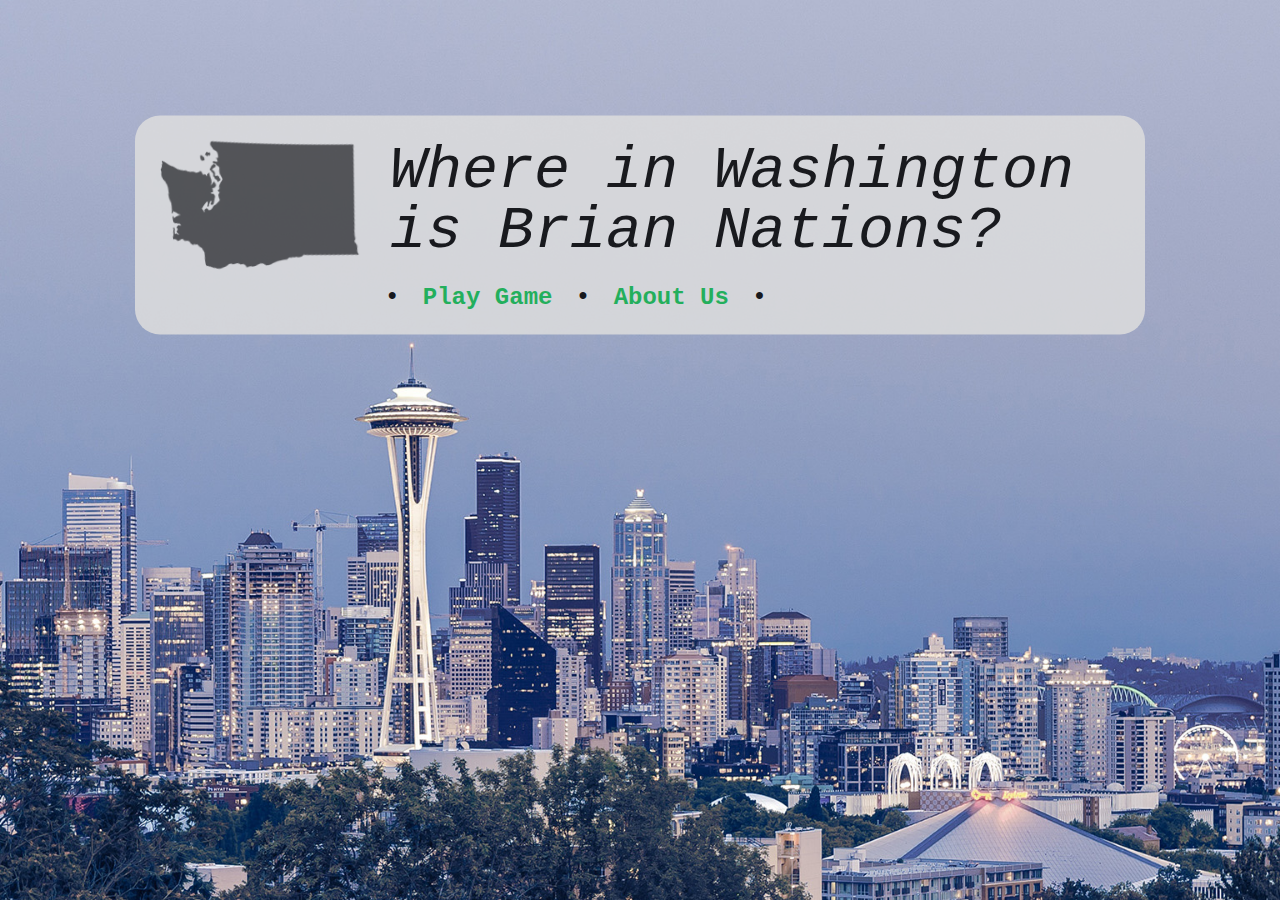
<file: index.html>
<!DOCTYPE html>
<html lang="en">
<head>
  <meta charset="UTF-8">
  <meta name="viewport" content="width=device-width, initial-scale=1.0">
  <meta http-equiv="X-UA-Compatible" content="ie=edge">
  
  <!-- Stylesheets -->
  <link rel="stylesheet" href="styles/reset.css">
  <link rel="stylesheet" href="styles/index.css">
  <title>Where in Washington is Brian Nations?</title>
</head>
<body>

  <header>
    <div class="logo">
      <img src="img/wa-state-gray.png" alt="logo">
      <h1>Where in Washington <br>is Brian Nations?</h1>
    </div>
    <nav>
      <ul>
        <li>•&nbsp;</li>
        <li><a href="game.html">Play Game</a></li>
        <li>&nbsp;•</li>
        <li><a href="about.html">&nbsp;About Us</a></li>
        <li>&nbsp;•</li>
      </ul>
    </nav>
  </header>

  <footer></footer>

  <!-- Scripts -->
  <script src="scripts/app.js"></script>
  <!-- <script src="scripts/setup.js"></script> -->
</body>
</html>
</file>
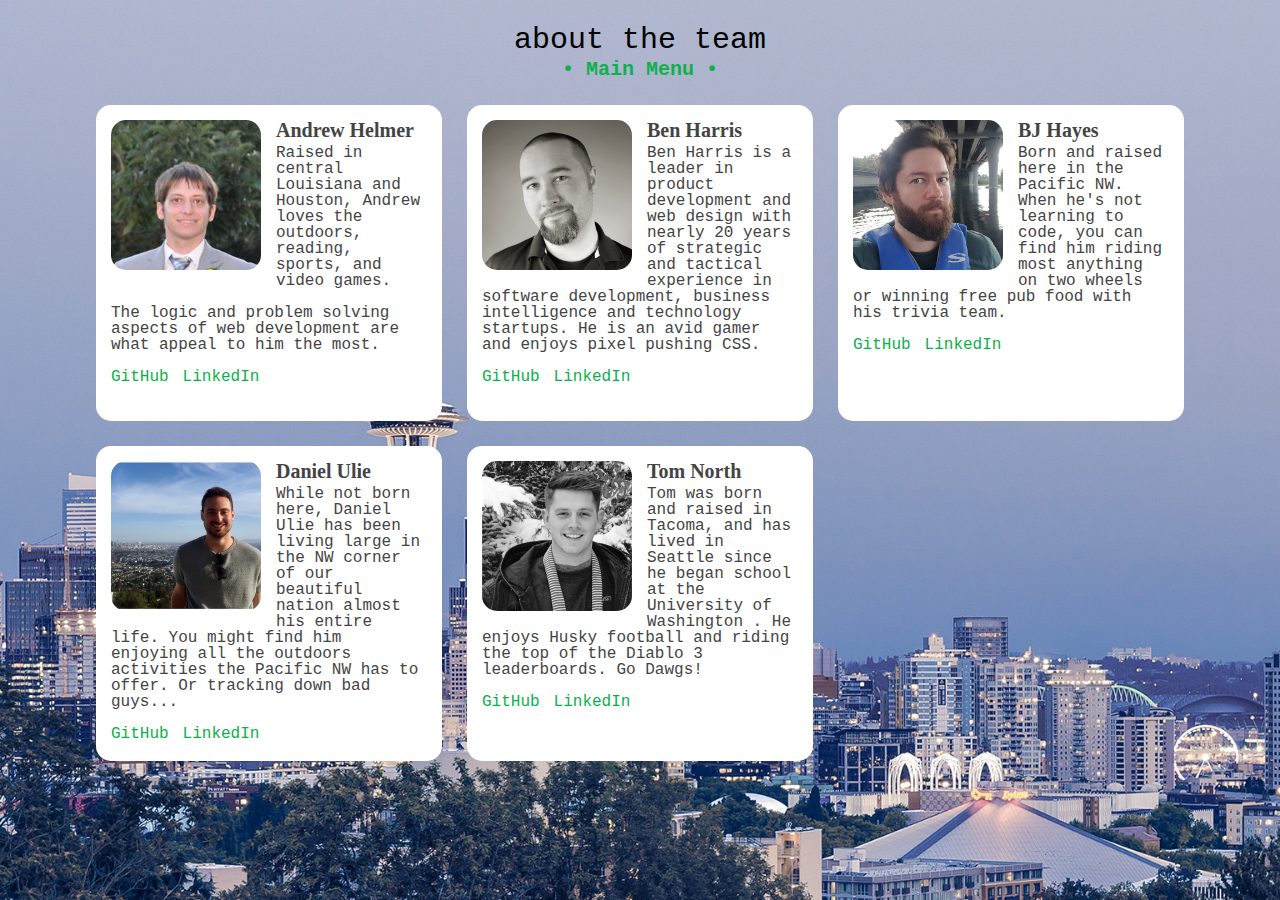
<file: about.html>
<!DOCTYPE html>
<html lang="en">
<head>
  <meta charset="UTF-8">
  <meta name="viewport" content="width=device-width, initial-scale=1.0">
  <meta http-equiv="X-UA-Compatible" content="ie=edge">
  
  <!-- Stylesheets -->
  <link rel="stylesheet" href="styles/reset.css">
  <link rel="stylesheet" href="styles/about.css">
  <title>Where in Washington is Brian Nations? | About the Team</title>
</head>
<body>
  <header>
    <h1>About the Team</h1>
    <h2><a href="index.html">• Main Menu •</a></h2>
  </header>

  <div class="viewport">
    <div class="a1 andrew">
      <img src="img/team-andrew-helmer.jpg" alt="Andrew Helmer">
      <h1>Andrew Helmer</h1>
      <p>Raised in central Louisiana and Houston, Andrew loves the outdoors, reading, sports, and video games. <br><br>The logic and problem solving aspects of web development are what appeal to him the most.</p>
      <ul>
        <li class="github"><a href="https://github.com/AndrewHelmer">GitHub</a></li>
        <li class="linkedin"><a href="https://www.linkedin.com/in/andrew-helmer-45881b164/">LinkedIn</a></li>
      </ul>
    </div>

    <div class="b1 ben">
        <img src="img/team-ben-harris.png" alt="Ben Harris">
        <h1>Ben Harris</h1>
        <p>Ben Harris is a leader in product development and web design with nearly 20 years of strategic and tactical experience in software development, business intelligence and technology startups. He is an avid gamer and enjoys pixel pushing CSS.</p>
        <ul>
          <li class="github"><a href="https://github.com/harrishills">GitHub</a></li>
          <li class="linkedin"><a href="https://www.linkedin.com/in/bharriswa/">LinkedIn</a></li>
        </ul>
      </div>

    <div class="c1 bj">
      <img src="img/team-bj-hayes.jpg" alt="BJ Hayes">
      <h1>BJ Hayes</h1>
      <p>Born and raised here in the Pacific NW. When he's not learning to code, you can find him riding most anything on two wheels or winning free pub food with his trivia team.</p>
      <ul>  
        <li class="github"><a href="https://github.com/Smarf">GitHub</a></li>
        <li class="linkedin"><a href="https://www.linkedin.com/in/b-j-hayes-282474165">LinkedIn</a></li>
      </ul>
    </div>

    <div class="a2 daniel">
      <img src="img/team-daniel-ulie.png" alt="Daniel Ulie">
      <h1>Daniel Ulie</h1>
      <p>While not born here, Daniel Ulie has been living large in the NW corner of our beautiful nation almost his entire life. You might find him enjoying all the outdoors activities the Pacific NW has to offer. Or tracking down bad guys...</p>
      <ul>
        <li class="github"><a href="https://github.com/dules12">GitHub</a></li>
        <li class="linkedin"><a href="https://www.linkedin.com/in/daniel-ulie-109a3956">LinkedIn</a></li>
      </ul>        
    </div>

    <div class="b2 tom">
      <img src="img/team-tom-north.jpg" alt="Tom North">
      <h1>Tom North</h1>
      <p>Tom was born and raised  in Tacoma, and has lived in Seattle since he began school at the University of Washington .  He enjoys Husky football and riding the top of the Diablo 3 leaderboards.  Go Dawgs!</p>
      <ul>
        <li class="github"><a href="https://github.com/tnorth93">GitHub</a></li>
        <li class="linkedin"><a href="https://www.linkedin.com/in/tom-north-dev/">LinkedIn</a></li>
      </ul>
    </div>

    <div class="c2 empty"></div>
  </div>
</body>
</html>
</file>
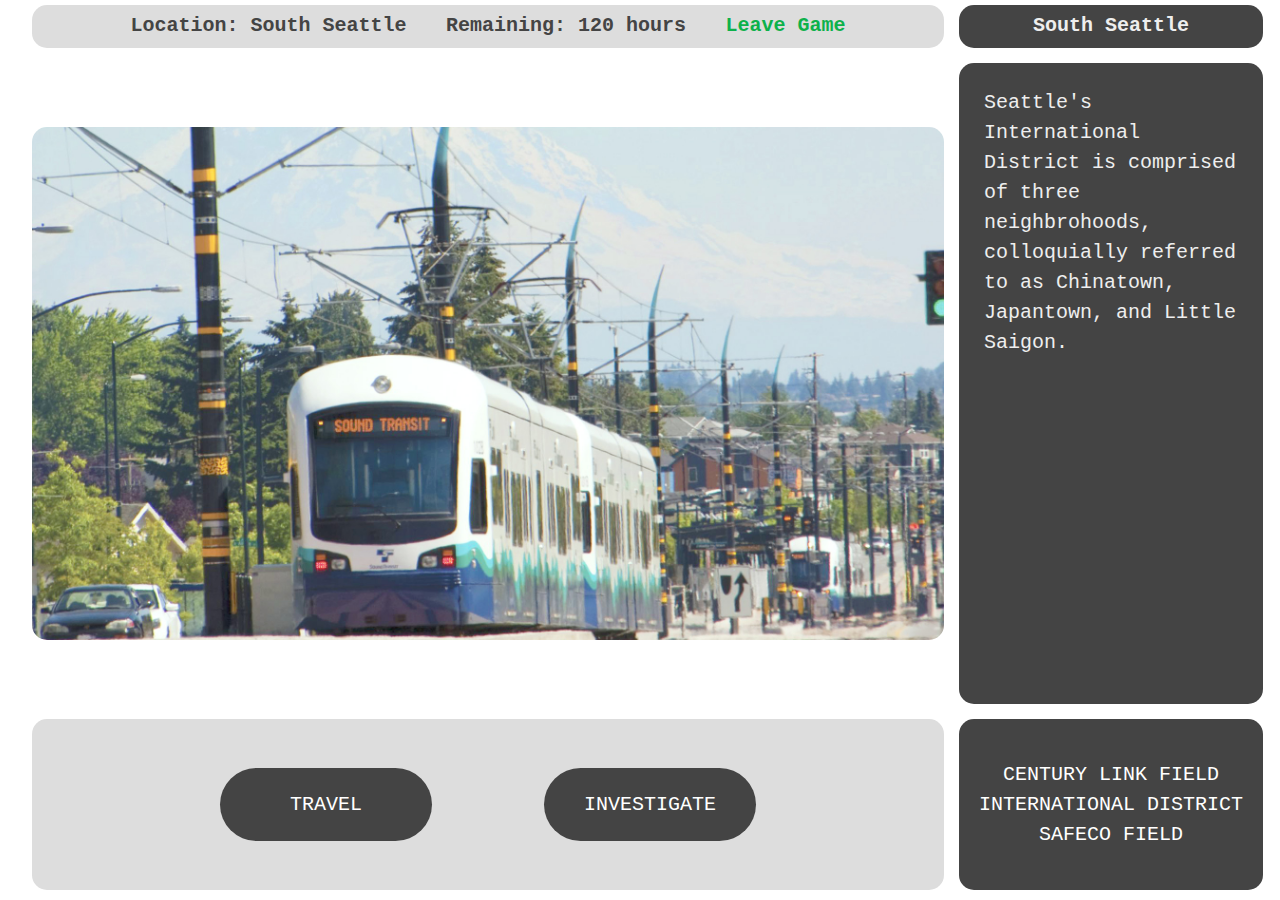
<file: game.html>
<!DOCTYPE html>
<html lang="en">
<head>
  <meta charset="UTF-8">
  <meta name="viewport" content="width=device-width, initial-scale=1.0">
  <meta http-equiv="X-UA-Compatible" content="ie=edge">
  
  <!-- Stylesheets -->
  <link rel="stylesheet" href="styles/reset.css">
  <link rel="stylesheet" href="styles/game.css">
  <title>Where in Washington is Brian Nations? | Pursuit in Progress...</title>
</head>
<body id='game'>
  <section class="wrapper viewport">
    <!-- Row 1 -->
    <div class="box a1 overlay">
      <ul>
        <li class="location" id="myLocation">Location: Seattle, WA</li>
        <li class="timestamp" id="myTimestamp">Time Remaining: 13 hours</li>
        <li id="userQuit"><a href="index.html" class="quit">Leave Game</a></li>
      </ul>
    </div>
    <div class="box b1 heading">
      <h1 id="myHeading">Where to next?</h1>
    </div>

    <!-- Row 2 -->
    <div class="box a2 image">
      <img src="" alt="Location" id="locationImage">
    </div>
    <div class="box b2 description">
      <p id="myText">He said he was thinking about attending a Mariner's game. I told them they hadn't been playing well since 2001. He started calling me "Fairweather" after that. No idea why. It was raining at the time. ¯\_(ツ)_/¯</p>
    </div>

    <!-- Row 3 -->
    <div class="box a3">
      <div class="buttons">
        <button class="travel" id="btnTravel">Travel</button>
        <button class="investigate" id="btnInvestigate">Investigate</button>
      </div>
    </div>
    <div class="box b3">
      <ol id="myOptions">
        <li id='selection1'>Sample 1</li>
        <li id='selection2'>Sample 2</li>
        <li id='selection3'>Sample 3</li>
      </ul>
    </div>
  </section>

  <!-- Scripts -->
  <script src="scripts/app.js"></script>
</body>
</html>
</file>
<file: styles/index.css>
/* 
PROJECT:      201 Project Week
DESCRIPTION:  Styles the index.html page
NOTES:        None
*/

/****** Global Styling ******/
body {
  background: url(../img/home.jpg) no-repeat center center fixed;
  -webkit-background-size: cover;
  -moz-background-size: cover;
  -o-background-size: cover;
  background-size: cover;
}
body a:link    { color: #0db14b; text-decoration: none; }
body a:visited { color: #0db14b; text-decoration: none; }
body a:hover   { color: #0b7210; text-decoration: none; }
body a:active  { color: #ffffff; text-decoration: none; }


/****** Global Styling ******/
header {
  /* outline: 4px dashed magenta; */
  position: fixed;
  top: 25%;
  left: 50%;
  transform: translate(-50%, -50%);
  width: 960px;
  background-color: #ddd;
  border-radius: 25px;
  padding: 25px;
  opacity: .85;
}
.logo {
  /* outline: 4px dashed orange; */
  position: relative;
  height: 100px;
}
.logo img {
  /* outline: 4px dashed green; */
  float: left;
  width: 200px;
}
.logo h1 {
  /* outline: 4px dashed blue; */
  float: left;
  width: 700px;
  margin-left: 30px;
  font-size: 60px;
  font-family: 'Courier New', Courier, monospace;
  font-style: italic;
}
nav ul {
  /* outline: 4px dashed blue; */
}
nav li {
  /* outline: 4px dashed blue; */
  list-style-type: none;
  /* float: right; */
  text-align: center;
  margin-top: 25px;
  margin-left: 5px;
  display: inline-block;
  font-family: 'Courier New', Courier, monospace;
  font-size: 24px;
  font-weight: bold;
}
nav li:first-child {
  margin-left: 25px;
}
</file>
<file: styles/about.css>
/* 
PROJECT:      201 Project Week
DESCRIPTION:  Styles the about.html page
NOTES:        None
*/

/****** Global Styling ******/
body a:link    { color: #0db14b; text-decoration: none; }
body a:visited { color: #0db14b; text-decoration: none; }
body a:hover   { color: #0b7210; text-decoration: none; }
body a:active  { color: #ffffff; text-decoration: none; }

body {
  background: url(../img/home.jpg) no-repeat center center fixed;
  -webkit-background-size: cover;
  -moz-background-size: cover;
  -o-background-size: cover;
  background-size: cover;
}

/****** Viewport ******/
.viewport {
  margin: 0 auto;
  width: 85%;
  display: grid;
  grid-template-columns: 33% 34% 33;
  grid-template-rows: 50% 50%;
  grid-gap: 25px;
  /* opacity: 0.5; */
  color: #444;
  margin-bottom: 5px;
  margin-top: 5px;
}
.a1 {
  grid-column: 1 / 2;
  background-color: #fff;
  padding: 15px;
  border-radius: 15px;
}
.b1 {
  grid-column: 2 / 3;
  background-color: #fff;
  padding: 15px;
  border-radius: 15px;
}
.c1 {
  grid-column: 3 / 4;
  background-color: #fff;
  padding: 15px;
  border-radius: 15px;
}
.a2 {
  grid-column: 1 / 2;
  background-color: #fff;
  padding: 15px;
  border-radius: 15px;
}
.b2 {
  grid-column: 2 / 3;
  background-color: #fff;
  padding: 15px;
  border-radius: 15px;
}
.c2 {
  grid-column: 3 / 4;
}


/****** Header Styles ******/
header h1 {
  font-family: 'Courier New', Courier, monospace;
  font-size: 30px;
  margin-top: 25px;
  text-align: center;
  text-transform: lowercase;
}
header h2 {
  font-family: 'Courier New', Courier, monospace;
  font-size: 20px;
  font-weight: bold;
  margin-top: 5px;
  margin-bottom: 25px;
  text-align: center;
}


/****** Additional Styles ******/
img {
  position: relative;
  float: left;
  margin-right: 15px;
  width: 150px;
  height: 150px;
  border-radius: 15px;
  margin-bottom: 5px;
}
div h1 {
  float: left;
  font-size: 20px;
  font-weight: bold;
}
p {
  margin-top: 25px;
  font-family: 'Courier New', Courier, monospace;
  font-size: 16px;
  margin-bottom: 15px;
}
ul {
  position: relative;
  float: left;
}
li {
  font-family: 'Courier New', Courier, monospace;
  font-size: 16px;
  display: inline-block;
  margin-right: 10px;
}
</file>
<file: styles/game.css>
/* 
PROJECT:      201 Project Week
DESCRIPTION:  Styles the game.html page
NOTES:        Pages uses JavaScript to generate/redraw text
*/

/****** Global Styling ******/
body a:link    { color: #0db14b; text-decoration: none; }
body a:visited { color: #0db14b; text-decoration: none; }
body a:hover   { color: #0b7210; text-decoration: none; }
body a:active  { color: #ffffff; text-decoration: none; }

/****** Viewport ******/
.viewport {
  margin: 0 auto;
  width: 95%;
  height: 95vh;
  display: grid;
  grid-template-columns: 75% 25%;
  grid-template-rows: 5% 75% 20%;
  grid-gap: 15px;
  background-color: #fff;
  color: #444;
  margin-bottom: 5px;
  margin-top: 5px;
  font-family: 'Courier New', Courier, monospace;
  font-size: 20px;
  font-weight: bold;
}

.gameover {
  font-size: 20px;
  text-align: center;
  color: #444;
}
/****** Grid Setup ******/
.a1 {
  grid-column: 1 / 2;
  background-color: #ddd;
  border-radius: 15px; 
  position: relative;
  display: flex;
  justify-content: center;
  align-items: center;
  /* outline: 4px dashed blue; */
}
.b1 {
  grid-column: 2/3;
  background-color: #444;
  color: #eee;
  border-radius: 15px; 
  position: relative;
  display: flex;
  justify-content: center;
  align-items: center;
  /* outline: 4px dashed orange; */
}
.a2 {
  grid-column: 1 / 2;
  background-color: #fff;
  display: flex;
  justify-content: center;
  align-items: center;
  /* border: 2px dashed #eee; */
  /* border-radius: 15px; */
  /* outline: 4px dashed blue; */
}
.b2 {
  grid-column: 2/3;
  background-color: #444;
  color: #eee;
  border-radius: 15px; 
  font-weight: normal;
  /* outline: 4px dashed orange; */
}
.a3 {
  grid-column: 1 / 2;
  background-color: #ddd;
  border-radius: 15px; 
  display: flex;
  justify-content: center;
  align-items: center;
  /* outline: 4px dashed blue; */
}
.b3 {
  grid-column: 2/3;
  background-color: #444;
  border-radius: 15px; 
  display: flex;
  justify-content: center;
  align-items: center;
  text-align: center;
  font-size: 20px;
  font-weight: normal;
  /* outline: 4px dashed orange; */
}


/****** Row-1 Styling ******/
.a1 ul {
  width: 100%;
  text-align: center;
  /* border: 2px dashed green; */
}
.a1 li {
  display: inline-block;
  margin-right: 20%;
  /* border: 2px dashed blue; */
}
.a1 li:last-child {
  margin-right: 0;
}
.b1 {
  display: flex;
  /* justify-content: center; */
}
.b1 h1 {
  margin: 0 auto;
}


/****** Row-2 Styling ******/
.a2 {
  position: relative;
}
.a2 > img {
  position: absolute;
  max-width: 100%;
  max-height: 100%;
  border-radius: 15px;
}
.b2 {
  padding: 25px;
}

.b2 p {
  margin: 0 auto;
  line-height: 1.5;
}


/****** Row-3 Styling ******/
.a3 {
  /* outline: 4px dashed orange; */
}
.a3 .buttons {
  /* outline: 4px dashed blue; */
  position: relative;
  float: left;
}
.a3 .travel, .a3 .investigate {
  border: none;
  background-color: #444;
  color: #fff;
  font-family: 'Courier New', Courier, monospace;
  font-size: 20px;
  margin-right: 100px;
  border-radius: 50px;
  text-transform: uppercase;
}
.a3 .investigate { margin-right: 0;}
.a3 .travel:focus, .a3 .investigate:focus { background-color: #0db14b; font-weight: bold; outline: none;}
.a3 .travel:hover, .a3 .investigate:hover { font-weight: bold; }
.a3 .travel:active, .a3 .investigate:active { background-color: #888;}
.a3 .travel      { padding: 25px 70px; }
.a3 .investigate { padding: 25px 40px; }

.b3 {
  /* margin: 0 auto; */
  line-height: 1.5;
  color: #fff;
  text-transform: uppercase;
}
/* .b3 ol:hover { font-weight: bold; } */

/****** Responsive Scaling ******/
@media only screen and (max-width: 1600px) {
  .a1 li {
    margin-right: 10%;
  }
}
@media only screen and (max-width: 1400px) {
  .a1 li {
    margin-right: 3%;
  }
}
/* @media only screen and (max-width: 1400px) {
  .a3 li {
    margin-right: 15px;
  }
} */

/****** Animation Effects ******/
/* Typing effect */
/* @keyframes typing {
  from { width: 0 }
  to { width: 100% }
} */

/* Cursor effect */
/* @keyframes blink-caret {
  from, to { border-color: transparent }
  50% { border-color: orange; }
} */
</file>
